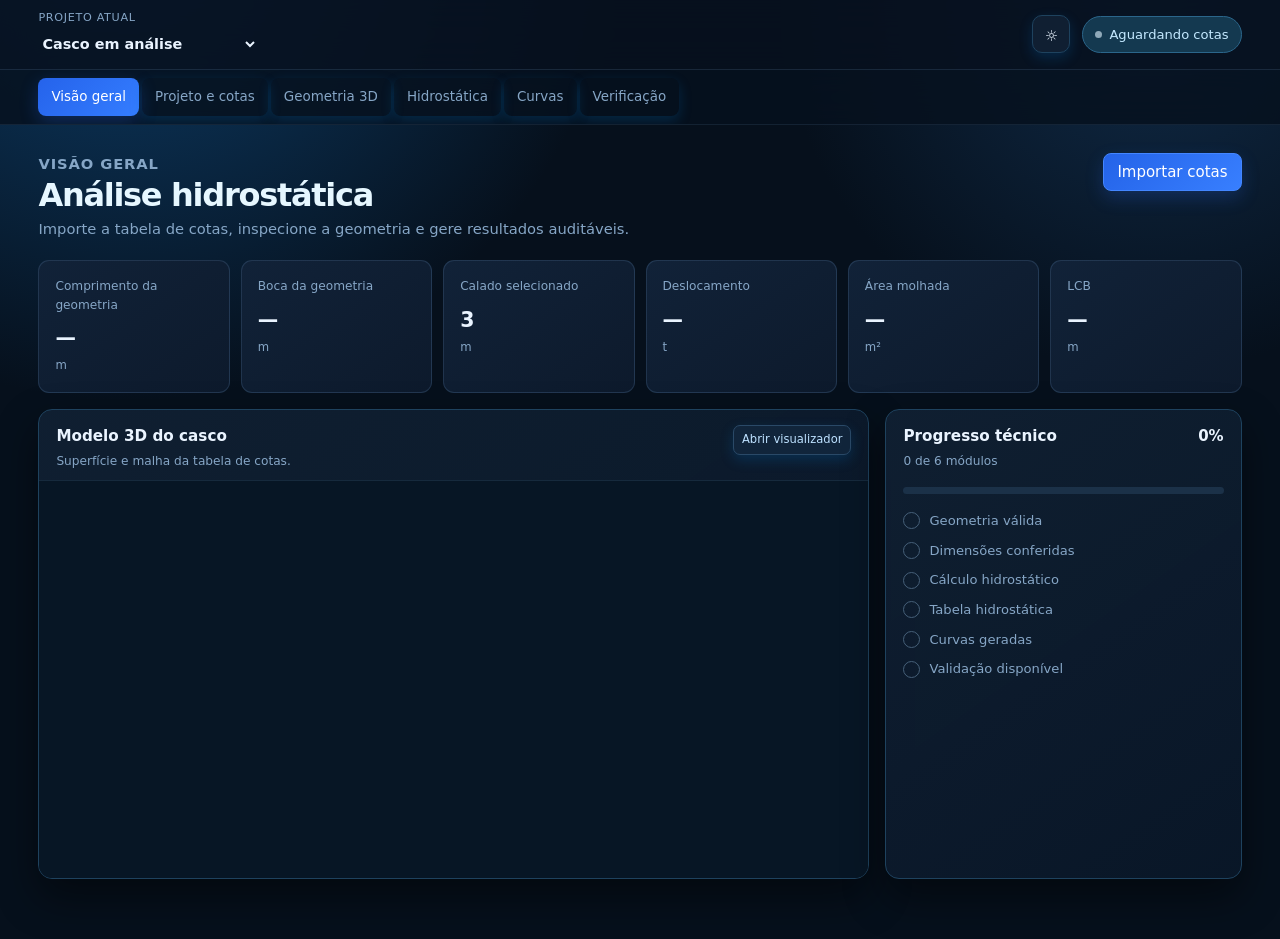
<file: index.html>
<!doctype html>
<html lang="pt-BR">
  <head>
    <meta charset="utf-8">
    <meta name="viewport" content="width=device-width, initial-scale=1">
    <title>HidroCalc Naval</title>
    <link rel="stylesheet" href="styles.css">
    <link rel="stylesheet" href="editor.css">
    <link rel="stylesheet" href="enhancements.css">
    <link rel="stylesheet" href="redesign.css">
    <link rel="stylesheet" href="visualizer.css?v=20260902a">
  </head>
  <body class="dark-theme">
    <header class="app-shell-header">
      <div class="project-switcher">
        <span>Projeto atual</span>
        <select id="projectSelect" aria-label="Projeto atual"><option>Casco em análise</option></select>
      </div>
      <div class="header-actions">
        <button id="themeToggle" class="icon-button" aria-pressed="true" title="Alternar tema">☼</button>
        <span id="status" class="status neutral">Aguardando cotas</span>
      </div>
    </header>

    <nav class="tabbar" aria-label="Navegação principal">
      <button class="tab-button active" data-tab="overview">Visão geral</button>
      <button class="tab-button" data-tab="project">Projeto e cotas</button>
      <button class="tab-button" data-tab="geometry">Geometria 3D</button>
      <button class="tab-button" data-tab="hydro">Hidrostática</button>
      <button class="tab-button" data-tab="curves">Curvas</button>
      <button class="tab-button" data-tab="validation">Verificação</button>
    </nav>

    <main class="tab-main">
      <section class="tab-panel active" data-tab-panel="overview">
        <div class="tab-heading"><div><p class="eyebrow">VISÃO GERAL</p><h1>Análise hidrostática</h1><p>Importe a tabela de cotas, inspecione a geometria e gere resultados auditáveis.</p></div><button class="primary-action" data-open-tab="project">Importar cotas</button></div>
        <div id="overviewMetrics" class="overview-metrics">
          <article><span>Comprimento LBP</span><strong>—</strong><small>m</small></article>
          <article><span>Boca B</span><strong>—</strong><small>m</small></article>
          <article><span>Calado analisado</span><strong>—</strong><small>m</small></article>
          <article><span>Deslocamento</span><strong>—</strong><small>t</small></article>
          <article><span>Área molhada</span><strong>—</strong><small>m²</small></article>
          <article><span>LCB</span><strong>—</strong><small>m</small></article>
        </div>
        <div class="overview-layout">
          <article class="surface-card overview-preview">
            <div class="card-title"><div><h2>Modelo 3D do casco</h2><p>Superfície e malha da tabela de cotas.</p></div><button class="tiny-button" data-open-tab="geometry">Abrir visualizador</button></div>
            <canvas id="overview3dCanvas" class="zoomable-chart" data-chart-title="Modelo 3D ampliado" data-render="overview3d" width="900" height="430"></canvas>
          </article>
          <article class="surface-card steps-card">
            <div class="card-title"><div><h2>Progresso técnico</h2><p id="projectProgressText">Carregue a tabela de cotas para iniciar.</p></div><strong id="projectProgressValue">0%</strong></div>
            <div class="progress-track"><span id="projectProgressBar"></span></div>
            <ul id="projectChecklist" class="project-checklist"></ul>
          </article>
        </div>
      </section>

      <section class="tab-panel" data-tab-panel="project">
        <div class="tab-heading"><div><p class="eyebrow">ENTRADA</p><h1>Projeto e tabela de cotas</h1><p>Todos os dados são editáveis e ficam disponíveis para auditoria.</p></div><button id="openEditor" class="secondary-action">Criar / editar tabela</button></div>
        <article id="entrada" class="surface-card">
          <div class="form-grid modern-form">
            <label>Embarcação<input id="shipName" value="Casco de estudo"></label>
            <label>LBP (m)<input id="lbp" type="number" min="0" step="0.01" value="40"></label>
            <label>Boca B (m)<input id="beam" type="number" min="0" step="0.01" value="8"></label>
            <label>Pontal D (m)<input id="depth" type="number" min="0" step="0.01" value="5"></label>
            <label>Calado de projeto Td (m)<input id="designDraft" type="number" min="0" step="0.01" value="3"></label>
            <label>Densidade ρ (t/m³)<input id="density" type="number" min="0" step="0.001" value="1.025"></label>
            <label>T mínimo (m)<input id="minDraft" type="number" min="0" step="0.1" value="0.5"></label>
            <label>T máximo (m)<input id="maxDraft" type="number" min="0" step="0.1" value="4"></label>
            <label>Incremento ΔT (m)<input id="draftStep" type="number" min="0.01" step="0.1" value="0.5"></label>
            <label>Referência longitudinal<input id="longReference" value="A.P. / estação x = 0 m"></label>
            <label>Referência vertical<input id="verticalReference" value="Referência vertical / z = 0 m"></label>
            <label>Tolerância geométrica (%)<input id="geometryTolerance" type="number" min="0.01" step="0.1" value="2"></label>
            <label>Fechamento de volume (%)<input id="volumeTolerance" type="number" min="0.01" step="0.1" value="1"></label>
          </div>
          <div class="closure-controls" aria-label="Fechamentos da geometria">
            <div><strong>Fechamentos da representação 3D</strong><span>Automático fecha visualmente apenas as superfícies implícitas pelos offsets. A WSA só recebe fundo/espelhos quando estes forem escolhidos explicitamente como faixa/espelho.</span></div>
            <label>Extremidade x mínima<select id="sternClosure"><option value="auto" selected>Automático</option><option value="pointed">Somente ponta / aberta</option><option value="transom">Forçar espelho (transom)</option></select></label>
            <label>Extremidade x máxima<select id="bowClosure"><option value="auto" selected>Automático</option><option value="pointed">Somente ponta / aberta</option><option value="transom">Forçar espelho (transom)</option></select></label>
            <label>Fechamento inferior<select id="bottomClosure"><option value="auto" selected>Automático (por painel)</option><option value="keel">Somente quilha</option><option value="flat">Forçar faixa inferior</option></select></label>
          </div>
          <div class="upload-zone">
            <label class="file-label">Selecionar tabela<input id="fileInput" type="file" accept=".csv,.tsv,.txt,.dat,.xlsx,text/csv,text/tab-separated-values,text/plain,application/vnd.openxmlformats-officedocument.spreadsheetml.sheet"></label>
            <button id="loadSample" class="secondary-action">Carregar exemplo</button>
            <div><strong>CSV, TSV, TXT, DAT ou XLSX</strong><span>Reconhece listas, matrizes, transpostas e cabeçalhos multinível em português ou inglês.</span></div>
          </div>
          <div class="template-links"><a href="data/exemplo_cotas.csv" download>Baixar modelo em lista</a><a href="data/exemplo_cotas_matriz.csv" download>Baixar modelo em matriz</a><a href="data/teste_quilha_variavel.csv" download>Baixar teste de quilha variável</a></div>
          <div id="inputSummary" class="input-summary">Nenhuma tabela recebida.</div>
          <section id="importInterpretation" class="import-interpretation" hidden aria-live="polite">
            <div class="import-interpretation-head"><div><strong>Importação detectada</strong><p id="importInterpretationStatus">Aguardando uma tabela.</p></div><div class="import-interpretation-actions"><button id="toggleImportDetails" type="button" class="tiny-button">Ver interpretação</button><button id="confirmImport" type="button" class="tiny-button" hidden>Confirmar importação</button><button id="openImportMapping" type="button" class="tiny-button">Corrigir mapeamento</button></div></div>
            <div id="importInterpretationDetails" hidden>
              <div id="importReport" class="import-report"></div>
              <div class="import-preview-wrap"><table class="compact-table"><thead><tr><th>Baliza</th><th>X (m)</th><th>Z (m)</th><th>Semi-boca (m)</th></tr></thead><tbody id="importPreview"><tr><td colspan="4">Nenhuma prévia disponível.</td></tr></tbody></table></div>
            </div>
            <div id="importMappingPanel" class="import-mapping" hidden>
              <h3>Mapeamento assistido</h3><p>Use esta etapa somente quando a interpretação automática precisar de correção. Nenhum offset é preenchido sem uma escolha explícita.</p>
              <div class="import-mapping-grid"><label>Formato<select id="importManualFormat"><option value="station-x-matrix">Matriz baliza + X × Z</option><option value="list">Lista X, Z, semi-boca</option></select></label><label>Rótulo da baliza<select id="importLabelColumn"></select></label><label>Posição X<select id="importXColumn"></select></label><label><span id="importZMappingLabel">Linha dos níveis Z</span><select id="importZHeaderRow"></select></label><label><span id="importOffsetMappingLabel">Primeira coluna de offsets</span><select id="importOffsetStartColumn"></select></label><label>Primeira linha de dados<select id="importDataStartRow"></select></label><label>Valores de boca<select id="importBreadthType"><option value="half">Semi-boca</option><option value="full">Boca completa</option></select></label><label>Unidade X<select id="importXUnit"><option value="m">m</option><option value="mm">mm</option><option value="cm">cm</option><option value="ft">ft</option><option value="in">in</option></select></label><label>Unidade Z<select id="importZUnit"><option value="m">m</option><option value="mm">mm</option><option value="cm">cm</option><option value="ft">ft</option><option value="in">in</option></select></label><label>Unidade Y<select id="importBreadthUnit"><option value="m">m</option><option value="mm">mm</option><option value="cm">cm</option><option value="ft">ft</option><option value="in">in</option></select></label><label>Células vazias<select id="importMissingPolicy"><option value="missing">Manter como ausentes</option><option value="interpolate">Interpolar no núcleo, quando aplicável</option><option value="outside">Considerar fora do domínio</option><option value="zero">Considerar zero (explícito)</option></select></label></div>
              <div class="import-mapping-actions"><button id="applyImportMapping" type="button" class="tiny-button">Aplicar mapeamento</button><span id="importMappingStatus"></span></div>
            </div>
          </section>
          <div id="validation" class="message">Aguardando dados geométricos.</div>
        </article>
      </section>

      <section class="tab-panel" data-tab-panel="geometry">
        <div class="tab-heading"><div><p class="eyebrow">VISUALIZAÇÃO</p><h1>Geometria da embarcação</h1><p>Gire, selecione balizas e linhas d'água, ou altere a forma de exibição.</p></div><div id="coordinateReadout" class="coordinate-readout">x: — · y: — · z: —</div></div>
        <article class="surface-card model-viewer-card">
          <div class="viewer-toolbar viewer-toolbar-expanded">
            <div class="viewer-primary-controls"><label>Modo<select id="viewMode"><option value="surfaceCurves" selected>Superfície + curvas</option><option value="surface">Superfície</option><option value="curves">Somente curvas</option><option value="wire">Curvas completas</option><optgroup label="Diagnóstico"><option value="xray">X-ray</option><option value="debug">Depuração geométrica</option></optgroup></select></label><label>Projeção<select id="projectionMode"><option value="perspective" selected>Perspectiva</option><option value="orthographic">Ortográfica</option></select></label></div>
            <div class="viewer-toggles" aria-label="Camadas de visualização"><label><input id="showKeel" type="checkbox" checked> Quilha</label><label><input id="showChine" type="checkbox" checked> Chine</label><label><input id="showSheer" type="checkbox" checked> Sheer</label><label><input id="showStations" type="checkbox" checked> Balizas</label><label><input id="showWaterlines" type="checkbox" checked> Linhas d’água</label><label><input id="showLongitudinals" type="checkbox"> Longitudinais paramétricas</label><label><input id="showOffsets" type="checkbox"> Offsets</label><label><input id="showWaterplane" type="checkbox"> Plano d’água</label></div>
            <details class="viewer-advanced"><summary>Detalhes de visualização</summary><div class="viewer-advanced-content"><label>Resolução<select id="renderResolution"><option value="low">Baixa</option><option value="medium" selected>Média</option><option value="high">Alta</option></select></label><label>Fairing visual<select id="renderFairing"><option value="auto" selected>Automático</option><option value="smooth">Suave (PCHIP)</option><option value="hardChine">Quinas vivas / barcaça</option></select></label><label>Escala visual<select id="visualScale"><option value="real">Real</option><option value="naval" selected>Naval</option><option value="inspection">Inspeção</option></select></label><div class="viewer-toggles viewer-toggles-advanced"><label><input id="showGrid" type="checkbox"> Grade</label><label><input id="showAxes" type="checkbox"> Vetores globais</label></div><div class="viewer-density" aria-label="Densidade das linhas"><strong>Densidade das linhas</strong><label>Balizas <input id="stationDensity" type="range" min="0" max="100" step="5" value="25"><output id="stationDensityValue">25%</output></label><label>Linhas d’água <input id="waterlineDensity" type="range" min="0" max="100" step="5" value="25"><output id="waterlineDensityValue">25%</output></label><label>Longitudinais <input id="longitudinalDensity" type="range" min="0" max="100" step="5" value="10"><output id="longitudinalDensityValue">10%</output></label></div></div></details>
            <div class="view-buttons"><button data-view="perspective">Perspectiva</button><button data-view="isometric">Isométrica</button><button data-view="top">Topo</button><button data-view="port">Lateral BB</button><button data-view="starboard">Lateral BE</button><button data-view="bow">Proa</button><button data-view="stern">Popa</button><button data-view="front">Frente</button><button id="fitHull" type="button">Enquadrar casco</button><button data-view="reset">Redefinir vista</button></div>
            <div class="viewer-status"><span id="waterplaneReadout">Plano d’água: T = —</span><span>Esquerdo: orbitar · scroll: zoom · direito/Shift: pan · duplo clique: enquadrar</span></div>
          </div>
          <div class="viewer-canvas-wrap"><canvas id="hull3dCanvas" class="zoomable-chart" data-chart-title="Casco 3D ampliado" data-render="hull3d" width="1300" height="620"></canvas><canvas class="orientation-gizmo" aria-label="Triedro de orientação XYZ"></canvas><div class="viewer-error-overlay" role="status" aria-live="polite"></div></div>
          <div class="selection-bars">
            <div><strong>Linhas d'água</strong><div id="waterlineSelectors" class="selection-chips"><span>Carregue as cotas.</span></div></div>
            <div><strong>Balizas</strong><div id="stationSelectors" class="selection-chips"><span>Carregue as cotas.</span></div></div>
          </div>
          <div id="renderQuality" class="render-quality">Carregue uma tabela para gerar a representação visual.</div>
          <p id="viewerPerformance" class="viewer-performance">Renderização 3D: aguardando uma malha.</p>
        </article>
        <div class="geometry-grid">
          <article class="surface-card"><div class="card-title"><div><h2>Plano de linhas d'água</h2><p>Vista de topo · BE (+y) e BB (−y).</p></div></div><div class="plot-toolbar geometry-plan-toolbar"><label>Representação<select id="waterlineCurveMode"><option value="smooth" selected>Suave visual</option><option value="linear">Linear pelos offsets</option></select></label><label>Proporção<select id="waterlineAspectMode"><option value="real" selected>Real 1:1</option><option value="fit">Ajustar à janela</option></select></label></div><canvas id="geometryCanvas" class="zoomable-chart" data-chart-title="Plano de linhas d'água ampliado" data-render="plan" width="700" height="370"></canvas><p id="planMeta" class="plot-meta">Aguardando geometria.</p></article>
          <article class="surface-card"><div class="card-title"><div><h2>Plano de balizas</h2><p id="bodyPlanSubtitle">Vista frontal da estação selecionada.</p></div></div><div class="plot-toolbar geometry-plan-toolbar body-plan-toolbar"><label>Visualização<select id="bodyPlanMode" class="body-plan-mode-select"><option value="single" selected>Individual</option><option value="all">Todas sobrepostas</option><option value="traditional">Body Plan tradicional</option></select></label><label><span id="bodyPlanStationLabel">Baliza</span><select id="sectionStation" disabled></select></label><label>Representação<select id="planCurveMode"><option value="smooth" selected>Suave visual</option><option value="linear">Linear pelos offsets</option></select></label><label>Proporção<select id="bodyAspectMode"><option value="real" selected>Real 1:1</option><option value="fit">Ajustar à janela</option></select></label><label>Referência<select id="bodyVerticalReference"><option value="global" selected>z global</option><option value="local">Quilha local</option></select></label><label>Orientação<select id="bodyLongitudinalOrientation"><option value="min-stern" selected>x mínimo = popa</option><option value="min-bow">x mínimo = proa</option></select></label><label class="body-offset-toggle"><input id="showBodyOffsets" type="checkbox"> Mostrar offsets originais</label></div><canvas id="bodyPlanCanvas" class="zoomable-chart" data-chart-title="Plano de balizas ampliado" data-render="body" width="700" height="370"></canvas><p id="bodyPlanMeta" class="plot-meta">Aguardando geometria.</p></article>
          <article class="surface-card"><div class="card-title"><div><h2>Plano de Linhas do Alto</h2><p>Buttocks reais · interseções do casco por planos Y constantes.</p></div></div><div class="plot-toolbar geometry-plan-toolbar buttock-plan-toolbar"><label>Representação<select id="buttockCurveMode"><option value="smooth" selected>Suave visual</option><option value="linear">Linear / offsets</option></select></label><label>Proporção<select id="buttockAspectMode"><option value="real" selected>Real 1:1</option><option value="fit">Ajustar à janela</option></select></label><label>Quantidade<select id="buttockDensity"><option value="auto" selected>Automático</option><option value="few">Poucos</option><option value="medium">Médio</option><option value="many">Muitos</option></select></label><label class="body-offset-toggle"><input id="showButtockPoints" type="checkbox"> Interseções</label></div><canvas id="buttockCanvas" class="zoomable-chart" data-chart-title="Plano de Linhas do Alto ampliado" data-render="buttock" width="700" height="370"></canvas><p id="buttockMeta" class="plot-meta">Aguardando geometria.</p></article>
        </div>
        <div id="geometryMeta" class="geometry-meta">Carregue uma tabela válida para visualizar a geometria.</div>
        <article class="surface-card section-diagnostics-card">
          <div class="card-title"><div><h2>Diagnóstico das seções transversais</h2><p>O 3D usa apenas os offsets e interpolações lineares mostrados abaixo; não fecha um fundo sem dados.</p></div></div>
          <div class="table-wrap"><table class="compact-table section-diagnostics-table"><thead><tr><th>Estação</th><th>z mínimo (m)</th><th>Semi-boca no mínimo (m)</th><th>Fecha na linha de centro</th><th>Largura no fundo (m)</th><th>Fundo na malha 3D</th><th>Topo</th><th>Popa</th><th>Proa</th><th>Diagnóstico</th></tr></thead><tbody id="sectionDiagnostics"><tr><td colspan="10">Carregue uma tabela válida para diagnosticar as seções.</td></tr></tbody></table></div>
        </article>
      </section>

      <section class="tab-panel" data-tab-panel="hydro">
        <div class="tab-heading"><div><p class="eyebrow">CÁLCULO</p><h1>Hidrostática</h1><p>Calcule uma condição, audite os passos e exporte a tabela completa.</p></div></div>
        <article id="calculo" class="surface-card calculation-bar">
          <label>Calado analisado (m)<input id="selectedDraft" type="number" min="0" step="0.1" value="3"></label>
          <button id="calculate" class="primary-action">Calcular calado</button>
          <button id="calculateTable" class="secondary-action">Gerar Hydrostatic Table</button>
          <button id="exportTable" class="secondary-action" disabled>Exportar CSV</button>
          <button id="exportXlsx" class="secondary-action" disabled>Exportar Excel (.xlsx)</button>
        </article>
        <article id="resultados" class="surface-card">
          <div class="card-title"><div><h2>Resultado do calado</h2><p id="resultCaption">Nenhum cálculo executado.</p></div></div>
          <div id="results" class="cards empty">Carregue os dados e calcule.</div>
        </article>
        <article id="auditoria" class="surface-card">
          <div class="card-title"><div><h2>Mostrar cálculo</h2><p>Dados, fórmula, integração e valores intermediários.</p></div><select id="auditProperty" disabled></select></div>
          <div id="audit" class="audit empty">A auditoria aparecerá após o cálculo.</div>
        </article>
        <article id="tabela" class="surface-card">
          <div class="card-title"><div><h2>Hydrostatic Table</h2><p>Todos os resultados têm unidades explícitas.</p></div></div>
          <div class="table-wrap hydro-table-viewport"><table id="hydroTable"><thead></thead><tbody></tbody></table></div>
        </article>
      </section>

      <section class="tab-panel" data-tab-panel="curves">
        <div class="tab-heading"><div><p class="eyebrow">RESULTADOS GRÁFICOS</p><h1>Curvas hidrostáticas</h1><p>Diagrama combinado com escalas e curvas individuais por propriedade.</p></div></div>
        <article class="surface-card combined-curve-card"><div class="card-title"><div><h2>Diagrama hidrostático combinado</h2><p id="curveCaption">Gere a tabela para visualizar as curvas escaladas.</p></div><div class="chart-export-actions"><button id="exportCurvePng" class="tiny-button" disabled>Exportar PNG</button><button id="exportCurvePdf" class="tiny-button" disabled>Exportar PDF</button></div></div><canvas id="curveCanvas" class="zoomable-chart inspectable-chart" data-chart-title="Diagrama hidrostático ampliado" data-render="combined" width="980" height="540"></canvas></article>
        <article class="surface-card individual-curve-card"><div class="card-title"><div><h2>Curva individual</h2><p>Selecione uma propriedade: todos os calados calculados permanecem disponíveis no gráfico, tooltip e exportação.</p></div><div class="individual-curve-controls"><label>Propriedade<select id="individualCurveProperty" disabled aria-label="Propriedade da curva individual"></select></label><div class="chart-export-actions"><button id="exportIndividualCurvePng" class="tiny-button" disabled>Exportar PNG</button><button id="exportIndividualCurvePdf" class="tiny-button" disabled>Exportar PDF</button></div></div></div><div id="individualCurves" class="individual-curves"><p id="individualCurveEmpty" class="empty">Gere a Hydrostatic Table para exibir a curva selecionada.</p><canvas id="individualCurveCanvas" class="zoomable-chart inspectable-chart" data-render="individual" data-chart-title="Curva hidrostática individual ampliada" width="980" height="340" hidden></canvas></div></article>
      </section>

      <section class="tab-panel" data-tab-panel="validation">
        <div class="tab-heading"><div><p class="eyebrow">VALIDAÇÃO</p><h1>Verificação e consistência</h1><p>Controle de qualidade dos dados, interpolação e teste analítico.</p></div></div>
        <article id="verificacao" class="surface-card">
          <div class="verification-grid">
            <article class="verification-card"><h3>Verificação do modelo</h3><table class="compact-table"><tbody id="consistencyTable"><tr><td>Execute um cálculo para verificar.</td></tr></tbody></table></article>
            <article class="verification-card"><h3>Dados interpolados</h3><p id="interpolationSummary">Nenhuma interpolação registrada.</p><div class="interpolation-wrap"><table class="compact-table"><thead><tr><th>Estação</th><th>z (m)</th><th>Método / pontos</th><th>α</th><th>Semi-boca (m)</th></tr></thead><tbody id="interpolationTable"><tr><td colspan="5">—</td></tr></tbody></table></div></article>
          </div>
          <div class="barge-validation"><div><h3>Validação analítica · barcaça paralelepipédica</h3><p>Compara o núcleo numérico do app com fórmulas analíticas.</p></div><label>L (m)<input id="bargeL" type="number" min="0.01" step="0.1" value="40"></label><label>B (m)<input id="bargeB" type="number" min="0.01" step="0.1" value="8"></label><label>T (m)<input id="bargeT" type="number" min="0.01" step="0.1" value="3"></label><button id="runBargeValidation" class="secondary-action">Executar validação</button></div>
          <div class="table-wrap validation-table-wrap"><table id="bargeTable"><thead></thead><tbody><tr><td>Execute a validação analítica.</td></tr></tbody></table></div>
          <div class="validation-actions"><button id="runSelfTests" class="secondary-action">Executar testes analíticos</button><button id="runConvergence" class="secondary-action">Testar convergência da geometria atual</button><span id="selfTestSummary">Os testes usam geometrias sintéticas e não alteram suas cotas.</span></div>
          <div class="verification-grid extended-verification">
            <article class="verification-card"><h3>Testes analíticos automatizados</h3><div class="interpolation-wrap"><table class="compact-table" id="selfTestTable"><thead><tr><th>Teste</th><th>Propriedade</th><th>Calculado</th><th>Esperado</th><th>Erro (%)</th><th>Status</th></tr></thead><tbody><tr><td colspan="6">Execute os testes analíticos.</td></tr></tbody></table></div></article>
            <article class="verification-card"><h3>Convergência por subdivisão linear</h3><p>A malha original é comparada com uma versão refinada por interpolação; os offsets originais não são modificados.</p><div class="interpolation-wrap"><table class="compact-table" id="convergenceTable"><thead><tr><th>Propriedade</th><th>Original</th><th>Refinada</th><th>Variação (%)</th></tr></thead><tbody><tr><td colspan="4">Carregue as cotas e execute o teste.</td></tr></tbody></table></div></article>
          </div>
          <article class="maxsurf-validation">
            <div class="card-title"><div><h2>Validação com Maxsurf</h2><p>Insira ou importe resultados externos. A tolerância é declarada aqui e não é inferida pelo aplicativo.</p></div><div class="maxsurf-actions"><label>Tolerância (%)<input id="maxsurfTolerance" type="number" min="0" step="0.1" value="2"></label><label class="tiny-button file-input-button">Importar CSV<input id="maxsurfCsvInput" type="file" accept=".csv,text/csv"></label><button id="exportMaxsurfCsv" class="tiny-button" disabled>CSV</button><button id="exportMaxsurfXlsx" class="tiny-button" disabled>XLSX</button></div></div>
            <p class="maxsurf-format">CSV aceito: <code>condition,draft,property,value</code>, com condições <code>low</code>, <code>intermediate</code> e <code>design</code>.</p>
            <div id="maxsurfComparison" class="maxsurf-comparison"><p class="empty">Carregue uma geometria e gere as condições de comparação.</p></div>
          </article>
        </article>
      </section>
    </main>

    <div id="chartModal" class="chart-modal" role="dialog" aria-modal="true" aria-labelledby="chartModalTitle" hidden>
      <div class="chart-modal-backdrop" data-close-modal></div>
      <div class="chart-modal-content">
        <div class="chart-modal-head"><h2 id="chartModalTitle">Gráfico ampliado</h2><button id="closeChartModal" class="modal-close" aria-label="Fechar gráfico ampliado">×</button></div>
        <canvas id="expandedCanvas" width="1600" height="900"></canvas>
        <p>Pressione <kbd>Esc</kbd> ou clique fora para fechar.</p>
      </div>
    </div>
    <div id="offsetEditorModal" class="chart-modal" role="dialog" aria-modal="true" aria-labelledby="offsetEditorTitle" hidden>
      <div class="chart-modal-backdrop" data-close-editor></div>
      <div class="chart-modal-content editor-modal-content">
        <div class="chart-modal-head"><div><h2 id="offsetEditorTitle">Editor de tabela de cotas</h2><p>Estações nas linhas; linhas d'água nos cabeçalhos; células com semi-bocas em metros.</p></div><button id="closeOffsetEditor" class="modal-close" aria-label="Fechar editor de cotas">×</button></div>
        <div class="editor-controls"><label>Estações<input id="editorStationCount" type="number" min="2" max="80" value="9"></label><label>Linhas d'água<input id="editorLevelCount" type="number" min="2" max="80" value="5"></label><button id="createEditorGrid" class="secondary-action">Gerar grade</button><span>Edite diretamente os valores e confirme ao final.</span></div>
        <div class="editor-grid-wrap"><table id="offsetEditorGrid" class="offset-editor-grid"></table></div>
        <div class="editor-actions"><button id="applyOffsetEditor" class="primary-action">Aplicar tabela</button><button id="cancelOffsetEditor" class="secondary-action">Cancelar</button></div>
      </div>
    </div>
    <div id="curveTooltip" class="curve-tooltip" role="status" hidden></div>
<script src="viewer3d.js?v=20260830s"></script>
<script src="vendor/pako_inflate.min.js?v=2.1.0a"></script>
<script src="offset-importer.js?v=20260902j"></script>
<script src="app.js?v=20260902i"></script>
  </body>
</html>
</file>
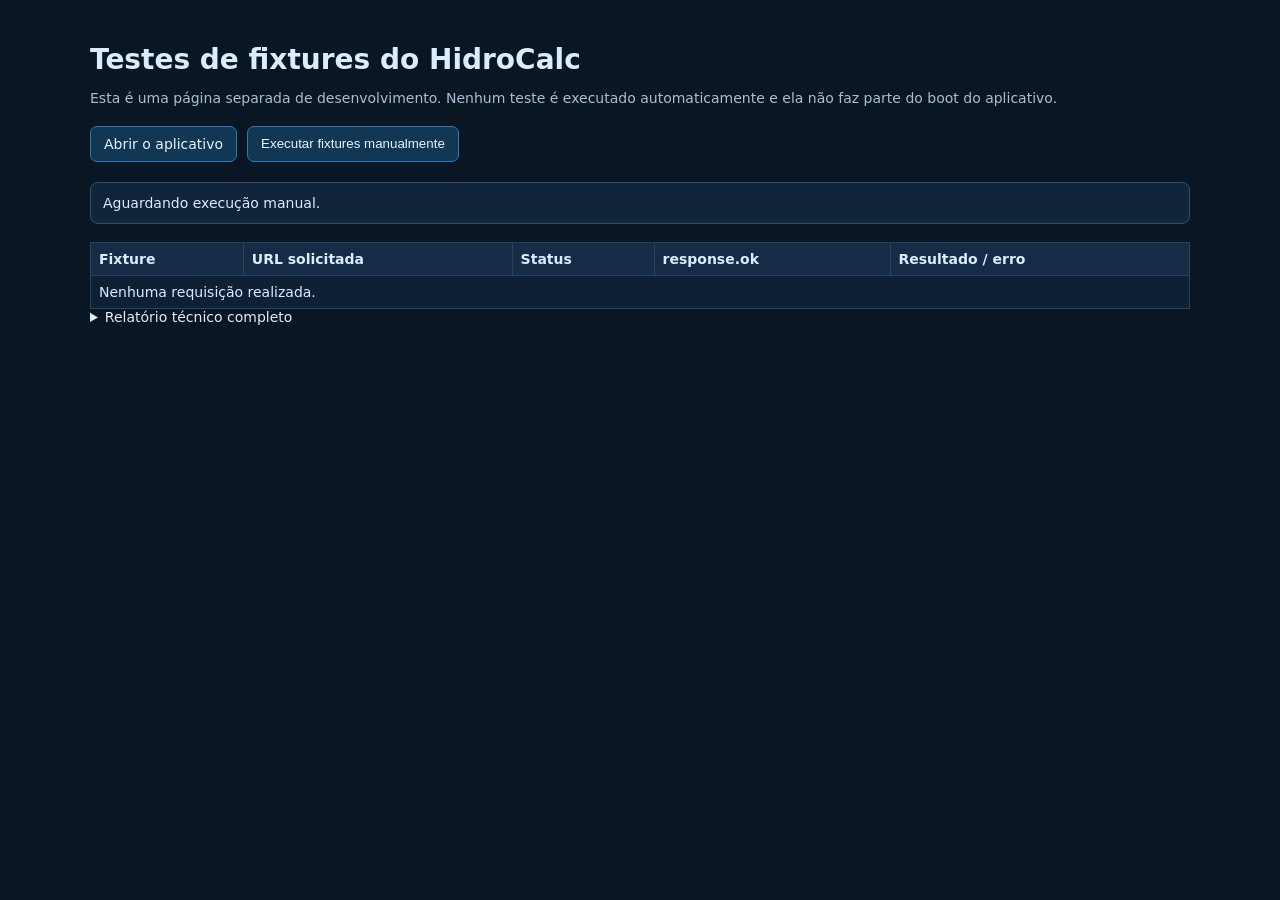
<file: tests/real-fixture-regression.html>
<!doctype html>
<html lang="pt-BR">
<head>
  <meta charset="utf-8">
  <meta name="viewport" content="width=device-width,initial-scale=1">
  <title>Testes de fixtures — HidroCalc</title>
  <style>
    :root{color-scheme:dark}body{margin:0;padding:24px;background:#0b1625;color:#dcecff;font:14px system-ui,sans-serif}main{max-width:1100px;margin:auto}h1{margin-bottom:6px}p{color:#a9bed4}button,a{display:inline-block;border:1px solid #2e79ad;border-radius:7px;padding:9px 13px;background:#123755;color:#e6f5ff;text-decoration:none;cursor:pointer}button:disabled{opacity:.55;cursor:wait}.actions{display:flex;gap:10px;margin:20px 0}.notice{padding:12px;border:1px solid #31506d;border-radius:8px;background:#10243a}.warning{border-color:#a06b2f;color:#ffd79d}table{width:100%;border-collapse:collapse;margin-top:18px;background:#0e2034}th,td{padding:8px;border:1px solid #28435d;text-align:left;vertical-align:top}th{background:#142c45}.ok{color:#73e2b3}.error{color:#ff9eae}pre{white-space:pre-wrap;max-height:420px;overflow:auto;padding:12px;border:1px solid #28435d;border-radius:8px;background:#08111d}iframe{display:none}
  </style>
</head>
<body>
<main>
  <h1>Testes de fixtures do HidroCalc</h1>
  <p>Esta é uma página separada de desenvolvimento. Nenhum teste é executado automaticamente e ela não faz parte do boot do aplicativo.</p>
  <div class="actions"><a href="../index.html">Abrir o aplicativo</a><button id="runFixtures" type="button">Executar fixtures manualmente</button></div>
  <div id="status" class="notice">Aguardando execução manual.</div>
  <table aria-label="Resultados dos fixtures"><thead><tr><th>Fixture</th><th>URL solicitada</th><th>Status</th><th>response.ok</th><th>Resultado / erro</th></tr></thead><tbody id="results"><tr><td colspan="5">Nenhuma requisição realizada.</td></tr></tbody></table>
  <details><summary>Relatório técnico completo</summary><pre id="report">[]</pre></details>
  <iframe id="app" title="Aplicativo isolado para os testes"></iframe>
</main>
<script>
  const fixtures=[
    ['VLCC canônico','/Downloads/VLCC_320K_offsets_APP.csv','csv'],
    ['VLCC matriz','/Downloads/VLCC_320K_matriz_semantica.csv','csv'],
    ['Barcaça','/Downloads/Tabela%20de%20cotas%20Barca%C3%A7a.csv','csv'],
    ['Cargo','/Downloads/cargo_ship_offset_HydroCalc.csv','csv'],
    ['Ferry RoRo','/Downloads/ferry_roro_offset_HydroCalc.csv','csv'],
    ['Benchmark 40×8×4','/Downloads/Benchmark_HidroCalc_40x8x4.xlsx','xlsx'],
    ['Caixa 40×8×5','/Downloads/embarcacao_caixa_40x8x5_COMPLETA.xlsx','xlsx'],
    ['Tabela de cotas ARQ2','/Downloads/TABELADECOTASARQ2.xlsx','xlsx']
  ];
  const compact=(entry,payload,report,preflight)=>Object.assign(entry,{
    parser:payload.importInfo.type,decision:payload.importInfo.decision,units:payload.importInfo.units,
    stations:payload.importInfo.stationCount,levels:payload.importInfo.levelCount,offsets:payload.importInfo.pointCount,
    missing:payload.importInfo.emptyCount,geometry:report.geometry.valid,hullKind:report.render?.hullKind||'—',hullStyle:report.render?.hullStyle||null,spikes:report.render?.spikeVertices||0,triangles:report.render?.triangles||0,
    preflightTriangles:preflight?.triangles||0,waterlineSegments:report.waterlines?.segments||0,bodySections:report.bodyPlan?.sections||0,
    longitudinal:report.longitudinal?.finite||false,viewerReady:report.viewerReady,failures:report.failures
  });
  const escapeHtml=value=>String(value??'').replace(/[&<>"']/g,char=>({'&':'&amp;','<':'&lt;','>':'&gt;','"':'&quot;',"'":'&#39;'}[char]));
  const render=results=>{
    document.getElementById('results').innerHTML=results.map(item=>'<tr><td>'+escapeHtml(item.name)+'</td><td>'+escapeHtml(item.url)+'</td><td>'+escapeHtml(item.status??'—')+'</td><td class="'+(item.ok?'ok':'error')+'">'+escapeHtml(item.ok)+'</td><td class="'+(item.error?'error':'ok')+'">'+escapeHtml(item.error||('Geometria '+(item.geometry?'válida':'inválida')+' · '+item.triangles+' triângulos'))+'</td></tr>').join('');
    document.getElementById('report').textContent=JSON.stringify(results,null,2);
  };
  const loadApp=()=>new Promise((resolve,reject)=>{
    const frame=document.getElementById('app');
    frame.addEventListener('load',()=>resolve(frame.contentWindow),{once:true});
    frame.addEventListener('error',()=>reject(new Error('Falha ao carregar ../index.html no iframe de teste.')),{once:true});
    frame.src='../index.html';
  });
  document.getElementById('runFixtures').addEventListener('click',async event=>{
    const button=event.currentTarget,status=document.getElementById('status');
    if(location.protocol==='file:'){
      status.className='notice warning';
      status.textContent='O runner de fixtures requer um servidor local para obter status HTTP. O aplicativo principal continua disponível pelo link acima e não executa estes testes.';
      return;
    }
    button.disabled=true;status.className='notice';status.textContent='Carregando o aplicativo isolado e verificando os caminhos…';
    const results=[];
    try{
      const app=await loadApp();
      if(!app.HydroOffsetImporter||!app.HydroCalcDebug)throw new Error('APIs de diagnóstico não disponíveis no aplicativo isolado.');
      for(const [name,path,type] of fixtures){
        const url=new URL(path,location.href).href,entry={name,url,status:null,ok:false,error:null};
        try{
          const response=await fetch(url);entry.status=response.status;entry.ok=response.ok;
          if(!response.ok)throw new Error('HTTP '+response.status+' '+response.statusText);
          const payload=type==='xlsx'
            ?await app.HydroOffsetImporter.parseXlsx(new app.File([await response.blob()],decodeURIComponent(url.split('/').at(-1)),{type:'application/vnd.openxmlformats-officedocument.spreadsheetml.sheet'}))
            :app.HydroOffsetImporter.parseText(await response.text(),{sheetName:'CSV'});
          const report=app.HydroCalcDebug.diagnoseHullPipeline(payload),preflight=app.HydroCalcDebug.preflightImport(payload);
          compact(entry,payload,report,preflight);
        }catch(error){entry.error=String(error?.message||error);}
        results.push(entry);render(results);
      }
      status.textContent='Execução manual encerrada: '+results.filter(item=>item.ok&&!item.error).length+' de '+results.length+' fixtures acessíveis e processados.';
    }catch(error){status.className='notice warning';status.textContent=String(error?.message||error);}
    finally{button.disabled=false;}
  });
</script>
</body>
</html>
</file>
<file: styles.css>
:root{--ink:#103d70;--muted:#6380a2;--paper:#eef4fa;--panel:#fff;--panel-2:#f7fbff;--line:#d5e4f2;--accent:#087fd1;--accent-2:#55baff;--accent-dark:#0664a6;--canvas:#fbfdff;--card:#f8fbff;--shadow:0 12px 32px #194c7820;--input:#fff}*{box-sizing:border-box;scroll-behavior:smooth}body{margin:0;background:radial-gradient(circle at 10% -10%,#ccecff 0,transparent 32%),var(--paper);color:var(--ink);font:15px/1.5 Inter,ui-sans-serif,system-ui,-apple-system,"Segoe UI",sans-serif}.dark-theme{--ink:#8ed1ff;--muted:#86a6c6;--paper:#06101c;--panel:#0c1a29;--panel-2:#0e2134;--line:#1e425e;--accent:#1998eb;--accent-2:#68c8ff;--accent-dark:#58baff;--canvas:#071625;--card:#10263a;--shadow:0 18px 42px #0007;--input:#091a2a}body.dark-theme{background:radial-gradient(circle at 10% -10%,#0d406d 0,transparent 32%),radial-gradient(circle at 90% 0,#102b48 0,transparent 25%),var(--paper)}header{min-height:150px;padding:31px max(28px,calc((100vw - 1240px)/2));background:linear-gradient(115deg,#061724,#0d3453 65%,#0a2240);color:#d9f1ff;display:flex;justify-content:space-between;gap:22px;align-items:center;border-bottom:1px solid #23648b;position:relative;overflow:hidden}header:after{content:"";width:360px;height:360px;right:-130px;top:-240px;border:1px solid #4bb8f455;border-radius:50%;position:absolute;box-shadow:0 0 0 38px #4bb8f412,0 0 0 77px #4bb8f40b}.eyebrow{margin:0;color:#71cbff;font-weight:800;letter-spacing:.12em;font-size:.7rem}h1{font-size:clamp(2rem,4vw,2.7rem);line-height:1.1;letter-spacing:-.045em;margin:5px 0;color:#e6f7ff}.subtitle{margin:0;color:#a7c6da}.header-actions{display:flex;gap:10px;align-items:center;z-index:1}.theme-toggle{background:#10314b;color:#a8dcff;border-color:#36759b}.status{display:flex;align-items:center;gap:7px;padding:8px 12px;border-radius:999px;background:#143950;color:#c4e9ff;font-size:.82rem;border:1px solid #2b668b}.status:before{content:"";width:7px;height:7px;border-radius:50%;background:#8fa9b9}.status.ok:before{background:#4ee2b5;box-shadow:0 0 9px #4ee2b5}.status.error:before{background:#69352d;border-color:#a95848}.section-nav{max-width:1192px;margin:-22px auto 0;min-height:48px;padding:7px 9px;display:flex;align-items:center;gap:4px;position:relative;z-index:2;background:#102a41e8;border:1px solid #2a5878;border-radius:13px;box-shadow:0 10px 22px #0004;backdrop-filter:blur(12px)}.section-nav a{padding:7px 12px;border-radius:8px;text-decoration:none;color:#a6c7df;font-weight:700;font-size:.84rem}.section-nav a:hover{background:#1c5075;color:#e7f7ff}main{max-width:1240px;margin:26px auto;padding:0 24px;display:grid;gap:20px}.panel{background:linear-gradient(145deg,var(--panel),var(--panel-2));border:1px solid var(--line);border-radius:16px;padding:22px;box-shadow:var(--shadow);position:relative;overflow:hidden}.panel:has(canvas):before{content:"";position:absolute;top:0;left:0;width:110px;height:2px;background:linear-gradient(90deg,var(--accent),transparent)}.section-heading{display:flex;align-items:baseline;justify-content:space-between;gap:16px;flex-wrap:wrap;margin-bottom:17px}.section-heading h2{margin:0;font-size:1.05rem;letter-spacing:-.015em;color:var(--accent-2)}.section-heading p{margin:0;color:var(--muted);font-size:.86rem}.form-grid{display:grid;grid-template-columns:repeat(3,minmax(150px,1fr));gap:13px;padding:16px;border:1px solid var(--line);border-radius:12px;background:#0a1b2a28}label{display:grid;gap:6px;font-size:.77rem;font-weight:800;color:var(--muted);letter-spacing:.01em}input,select,button{font:inherit;border-radius:9px;padding:9px 10px;border:1px solid var(--line);background:var(--input);color:var(--ink);transition:.18s ease}input:focus,select:focus{outline:2px solid #189cf755;outline-offset:1px;border-color:var(--accent)}button{cursor:pointer;background:linear-gradient(135deg,var(--accent),#0875bf);color:#edfbff;border-color:#2bb4ff88;font-weight:800;box-shadow:0 5px 13px #0276c73b}button:hover{transform:translateY(-1px);background:linear-gradient(135deg,#20a7f4,var(--accent-dark));box-shadow:0 9px 18px #0276c753}button:active{transform:translateY(0)}button.secondary,.file-label{background:#12334e;color:#aee1ff;border-color:#2d6083;box-shadow:none}button.secondary:hover,.file-label:hover{background:#19496b}button:disabled{opacity:.45;cursor:not-allowed;transform:none;box-shadow:none}.upload-row{display:flex;flex-wrap:wrap;align-items:center;gap:12px;margin-top:15px;color:var(--muted);font-size:.84rem}.file-label{display:inline-block;border-radius:9px;padding:9px 11px;cursor:pointer;font-weight:800}.file-label input{display:none}a{color:#6bcaff}.message{margin-top:15px;padding:11px 13px;border-left:3px solid #46708f;background:#102235;color:var(--muted);border-radius:0 8px 8px 0;font-size:.87rem}.message.ok{border-color:#22b6f4;background:#0b2a3d}.message.error{border-color:#ef7a66;background:#3b2024;color:#ffc5bb}.controls{display:flex;gap:12px;align-items:end;flex-wrap:wrap}.controls .section-heading{width:100%;margin-bottom:0}.controls label{min-width:190px}.dashboard{display:grid;grid-template-columns:minmax(0,1fr) minmax(0,1fr);gap:20px}.dashboard .panel{min-height:408px}canvas{width:100%;height:auto;display:block;border:1px solid var(--line);background:var(--canvas);border-radius:11px;margin-top:12px}.cards{display:grid;grid-template-columns:repeat(auto-fit,minmax(160px,1fr));gap:11px}.card{min-height:88px;padding:13px;border:1px solid var(--line);border-radius:11px;background:linear-gradient(145deg,var(--card),#0d2236);position:relative;overflow:hidden}.card:before{content:"";position:absolute;left:0;top:14px;bottom:14px;width:2px;background:var(--accent)}.card .label{font-size:.72rem;color:var(--muted);font-weight:700}.card .value{font-size:1.1rem;font-weight:850;margin-top:6px;color:#d7f1ff;letter-spacing:-.02em}.empty{color:var(--muted);font-style:italic}.audit{margin-top:12px;white-space:pre-wrap;padding:16px;background:#05121e;color:#9ed7ff;border:1px solid #1b4765;border-radius:11px;font:13px/1.62 ui-monospace,Consolas,monospace;box-shadow:inset 0 1px #ffffff08}.table-wrap{overflow:auto;max-height:440px;border:1px solid var(--line);border-radius:11px}table{border-collapse:separate;border-spacing:0;width:100%;font-size:.8rem}th,td{padding:10px 9px;border-bottom:1px solid var(--line);white-space:nowrap;text-align:right}th{position:sticky;top:0;background:#12334e;color:#bce6ff;text-align:center;z-index:1;font-size:.72rem}tbody tr:hover{background:#168bd71a}td:first-child{font-weight:850;color:#b8e2ff}footer{text-align:center;color:var(--muted);padding:10px 20px 34px;font-size:.8rem}.dashboard canvas{cursor:zoom-in}.dashboard canvas:hover{border-color:var(--accent);box-shadow:0 0 0 3px #168bd722}.chart-modal[hidden]{display:none}.chart-modal{position:fixed;inset:0;z-index:10;display:grid;place-items:center;padding:24px}.chart-modal-backdrop{position:absolute;inset:0;background:#020a12d9;backdrop-filter:blur(5px)}.chart-modal-content{width:min(1240px,96vw);max-height:94vh;position:relative;overflow:auto;padding:18px;background:var(--panel);border:1px solid #2b668b;border-radius:16px;box-shadow:0 26px 80px #000a}.chart-modal-head{display:flex;justify-content:space-between;align-items:center;margin-bottom:10px}.chart-modal-head h2{margin:0;color:var(--accent-2);font-size:1.05rem}.modal-close{width:36px;height:36px;padding:0;border-radius:50%;font-size:1.65rem;line-height:1;background:#163a56}.chart-modal-content canvas{margin:0;width:100%;height:auto}.chart-modal-content p{margin:10px 0 0;color:var(--muted);font-size:.82rem;text-align:center}kbd{padding:1px 5px;border:1px solid var(--line);border-radius:4px;background:var(--input);color:var(--ink)}@media(max-width:760px){header{padding:26px 22px;min-height:0;display:block}.header-actions{margin-top:16px;flex-wrap:wrap}.section-nav{margin:-9px 14px 0;overflow:auto}.section-nav a{white-space:nowrap}main{padding:0 14px;margin-top:18px}.panel{padding:16px}.form-grid,.dashboard{grid-template-columns:1fr}.controls{align-items:stretch}.controls label{min-width:0}.controls button{min-height:42px}.dashboard .panel{min-height:0}.upload-row{align-items:flex-start}.section-heading{align-items:flex-start}.chart-modal{padding:10px}.chart-modal-content{padding:12px;width:100%}}
</file>
<file: editor.css>
.editor-modal-content{width:min(1280px,97vw)}.chart-modal-head>div p{margin:3px 0 0;color:var(--muted);font-size:.82rem}.editor-controls{display:flex;align-items:end;gap:12px;flex-wrap:wrap;padding:12px;border:1px solid var(--line);border-radius:10px;background:#07182742}.editor-controls label{min-width:120px}.editor-controls span{color:var(--muted);font-size:.82rem}.editor-grid-wrap{max-height:54vh;overflow:auto;margin-top:14px;border:1px solid var(--line);border-radius:10px}.offset-editor-grid{width:max-content;min-width:100%;border-collapse:separate;border-spacing:0}.offset-editor-grid th{top:0}.offset-editor-grid th:first-child{left:0;z-index:3}.offset-editor-grid td:first-child{position:sticky;left:0;z-index:2;background:var(--panel-2)}.offset-editor-grid input{width:92px;min-width:72px;padding:7px;border-radius:5px}.offset-editor-grid .editor-station{font-weight:800;color:var(--accent-2);background:var(--panel-2)}.editor-actions{display:flex;justify-content:flex-end;gap:10px;margin-top:15px}@media(max-width:760px){.editor-controls{align-items:stretch}.editor-controls label{min-width:0;flex:1}.editor-controls button{width:100%}.editor-actions button{flex:1}}
</file>
<file: enhancements.css>
.input-summary{margin-top:14px;padding:10px 12px;border:1px solid var(--line);border-radius:9px;background:var(--card);color:var(--muted);font-size:.84rem}.input-summary strong{color:var(--accent-2)}.geometry-suite{scroll-margin-top:20px}.geometry-tools{display:flex;align-items:end;gap:14px;margin:-3px 0 15px;flex-wrap:wrap}.geometry-tools label{min-width:205px}.geometry-tools span{color:var(--muted);font-size:.84rem}.geometry-view-grid{display:grid;grid-template-columns:repeat(2,minmax(0,1fr));gap:16px}.geometry-view-grid article{padding:14px;border:1px solid var(--line);border-radius:12px;background:#06172528}.geometry-view-grid .three-d-view{grid-column:1/-1}.geometry-view-grid h3,.verification-card h3,.barge-validation h3{font-size:.9rem;margin:0 0 8px;color:var(--accent-2)}.geometry-view-grid canvas{margin:0;width:100%;cursor:zoom-in}.three-d-view canvas{cursor:grab}.three-d-view canvas:active{cursor:grabbing}.verification-grid{display:grid;grid-template-columns:1fr 1.25fr;gap:16px}.verification-card{border:1px solid var(--line);border-radius:12px;padding:14px;background:#07182733}.verification-card p{margin:0 0 10px;color:var(--muted);font-size:.84rem}.compact-table{width:100%;border-collapse:collapse;font-size:.8rem}.compact-table th,.compact-table td{padding:8px;border-bottom:1px solid var(--line);text-align:left}.compact-table td:last-child{text-align:right}.compact-table .pass{color:#51dba9;font-weight:800}.compact-table .warn{color:#ffd26d;font-weight:800}.interpolation-wrap{overflow:auto;max-height:250px;border:1px solid var(--line);border-radius:8px}.interpolation-wrap .compact-table th{position:sticky;top:0;background:#12334e;z-index:1}.barge-validation{margin:18px 0 12px;display:flex;align-items:end;gap:12px;flex-wrap:wrap;padding:14px;border:1px solid #2577a3;border-radius:12px;background:linear-gradient(110deg,#0e2d44,#0a1c2b)}.barge-validation>div{flex:1 1 300px}.barge-validation h3{margin-bottom:3px}.barge-validation p{margin:0;color:var(--muted);font-size:.82rem}.barge-validation label{min-width:85px}.validation-table-wrap{max-height:300px}.individual-curves{display:grid;grid-template-columns:repeat(auto-fit,minmax(285px,1fr));gap:14px}.individual-curve{padding:11px;border:1px solid var(--line);border-radius:11px;background:#07182732}.individual-curve h3{margin:0 0 7px;color:var(--accent-2);font-size:.84rem}.individual-curve canvas{margin:0;width:100%;cursor:zoom-in}.chart-modal-content:has(#expandedCanvas){width:min(1240px,96vw)}@media(max-width:850px){.geometry-view-grid,.verification-grid{grid-template-columns:1fr}.geometry-view-grid .three-d-view{grid-column:auto}.barge-validation{align-items:stretch}.barge-validation label{flex:1}.barge-validation button{width:100%}}
.import-interpretation{margin-top:14px;padding:13px 14px;border:1px solid #2f5f85;border-radius:11px;background:linear-gradient(135deg,rgba(11,38,60,.9),rgba(8,24,39,.94));color:#dcefff}.import-interpretation[hidden]{display:none}.import-interpretation-head{display:flex;align-items:flex-start;justify-content:space-between;gap:12px}.import-interpretation-head strong{font-size:.88rem;color:#c8eaff}.import-interpretation-head p{margin:4px 0 0;color:var(--muted);font-size:.76rem}.import-interpretation-actions,.import-mapping-actions{display:flex;gap:6px;align-items:center;flex-wrap:wrap}.import-interpretation-actions .tiny-button{white-space:nowrap}.import-report{display:grid;grid-template-columns:repeat(3,minmax(0,1fr));gap:7px 13px;margin-top:13px;padding:10px;border:1px solid rgba(104,165,207,.26);border-radius:8px;background:rgba(3,15,27,.35);font-size:.74rem}.import-report span{display:grid;gap:2px;color:var(--muted)}.import-report strong{color:#dff2ff;font-size:.76rem}.import-preview-wrap{max-height:245px;margin-top:11px;overflow:auto;border:1px solid var(--line);border-radius:8px}.import-preview-wrap th{position:sticky;top:0;background:#12334e;z-index:1}.import-preview-wrap td:last-child{text-align:right}.import-mapping{margin-top:12px;padding:12px;border:1px solid #315b7d;border-radius:9px;background:rgba(3,15,27,.38)}.import-mapping h3{margin:0;color:#ccecff;font-size:.85rem}.import-mapping p{margin:5px 0 11px;color:var(--muted);font-size:.74rem;line-height:1.4}.import-mapping-grid{display:grid;grid-template-columns:repeat(3,minmax(130px,1fr));gap:9px}.import-mapping-grid label{display:grid;gap:4px;color:var(--muted);font-size:.69rem}.import-mapping-grid select{min-height:31px;padding:5px;border:1px solid #315b7d;border-radius:6px;background:#081625;color:var(--text)}.import-mapping-actions{margin-top:11px}.import-mapping-actions span{color:var(--muted);font-size:.72rem}@media(max-width:850px){.import-interpretation-head{flex-direction:column}.import-report,.import-mapping-grid{grid-template-columns:1fr 1fr}}@media(max-width:520px){.import-report,.import-mapping-grid{grid-template-columns:1fr}.import-interpretation-actions .tiny-button{flex:1}}
</file>
<file: redesign.css>
:root{--bg:#07111e;--surface:#0c1929;--surface-2:#101f32;--surface-3:#14263b;--line:#21384f;--text:#eaf4ff;--muted:#91a7bf;--accent:#3380ff;--accent-2:#54b9ff;--good:#3cd5a2;--warning:#f7b955;--danger:#ff758f;--shadow:0 16px 46px rgba(0,0,0,.24)}
.section-diagnostics-card{margin-top:17px}.section-diagnostics-card .table-wrap{margin-top:14px;overflow:auto}.section-diagnostics-card .section-diagnostics-table td:last-child{min-width:300px;white-space:normal;text-align:left}.section-diagnostics-table .warn{color:#ffd26d;font-weight:700}.section-diagnostics-table .pass{color:#51dba9;font-weight:700}
.app-shell-header:after{display:none!important}
*{box-sizing:border-box}body{background:radial-gradient(circle at 70% -18%,#18395b 0,#07111e 44%,#050b14 100%);color:var(--text);font-family:Inter,ui-sans-serif,system-ui,-apple-system,"Segoe UI",sans-serif;min-width:320px}button,input,select{font:inherit}.app-shell-header{position:sticky;top:0;z-index:20;display:flex;align-items:center;justify-content:space-between;gap:18px;min-height:68px;padding:10px clamp(16px,3vw,44px);background:rgba(7,17,30,.88);border-bottom:1px solid rgba(120,164,207,.16);backdrop-filter:blur(18px)}.project-switcher{display:grid;gap:2px;min-width:220px}.project-switcher span,.eyebrow{color:var(--muted);font-size:.7rem;letter-spacing:.06em;text-transform:uppercase}.project-switcher select{min-height:30px;padding:1px 24px 1px 0;background:transparent;border:0;color:var(--text);font-size:.9rem;font-weight:600;outline:none}.header-actions{display:flex;align-items:center;gap:12px}.status-text{max-width:40vw;color:var(--muted);font-size:.78rem;white-space:nowrap;overflow:hidden;text-overflow:ellipsis}.icon-button{width:38px;height:38px;display:grid;place-items:center;border:1px solid var(--line);border-radius:10px;background:var(--surface-2);color:var(--text);cursor:pointer}.tabbar{position:sticky;top:68px;z-index:19;display:flex;gap:3px;overflow-x:auto;padding:8px clamp(16px,3vw,44px);background:rgba(7,17,30,.84);border-bottom:1px solid rgba(120,164,207,.12);backdrop-filter:blur(18px)}.tab-button{flex:0 0 auto;padding:9px 13px;border:0;border-radius:8px;background:transparent;color:var(--muted);font-size:.84rem;cursor:pointer;transition:.18s ease}.tab-button:hover{background:#13253a;color:var(--text)}.tab-button.active{background:linear-gradient(135deg,#2563eb,#347dff);box-shadow:0 6px 18px rgba(37,99,235,.28);color:white}.tab-main{max-width:1600px;margin:0 auto;padding:28px clamp(16px,3vw,44px) 60px}.tab-panel{display:none;animation:panel-in .24s ease}.tab-panel.active{display:block}@keyframes panel-in{from{opacity:0;transform:translateY(6px)}to{opacity:1;transform:none}}.tab-heading{display:flex;align-items:start;justify-content:space-between;gap:20px;margin:0 0 20px}.tab-heading h1{margin:3px 0 5px;font-size:clamp(1.45rem,2.6vw,2rem);letter-spacing:-.04em}.tab-heading p{margin:0;color:var(--muted);font-size:.92rem}.surface-card,.card,.results-card,.audit-card,.barge-card,.table-card,.curves-card,.geometry-card,.chart-card{background:linear-gradient(145deg,rgba(16,31,50,.96),rgba(9,23,39,.98));border:1px solid var(--line);border-radius:14px;box-shadow:var(--shadow)}.surface-card{padding:18px}.overview-grid{display:grid;grid-template-columns:minmax(0,.92fr) minmax(340px,1.35fr) minmax(250px,.72fr);gap:16px}.metric-grid{display:grid;grid-template-columns:repeat(2,minmax(0,1fr));gap:10px}.metric-card{min-height:104px;padding:16px;border:1px solid rgba(104,148,193,.21);border-radius:11px;background:linear-gradient(145deg,#112238,#0d1a2c)}.metric-card span{display:block;color:var(--muted);font-size:.76rem}.metric-card strong{display:block;margin-top:9px;font-size:1.28rem;letter-spacing:-.03em}.metric-card small{color:var(--muted);font-size:.73rem}.overview-viewer{min-height:280px;padding:0;overflow:hidden}.overview-viewer h2,.progress-card h2,.geometry-viewer h2{margin:0;font-size:.95rem}.card-heading{display:flex;justify-content:space-between;align-items:center;padding:16px 18px 0}.chart-subtitle{color:var(--muted);font-size:.76rem}.overview-viewer canvas{width:100%;height:236px;display:block;cursor:zoom-in}.progress-card{display:flex;flex-direction:column}.progress-number{font-size:1.5rem;font-weight:700}.progress-track{height:7px;margin:18px 0 14px;border-radius:8px;overflow:hidden;background:#1b3148}.progress-track span{display:block;height:100%;border-radius:inherit;background:linear-gradient(90deg,#2875ff,#69c6ff)}.project-checklist{display:grid;gap:10px;margin-top:3px}.check-row{display:flex;gap:9px;align-items:center;color:var(--muted);font-size:.82rem}.check-row.done{color:#d9fff1}.check-row i{width:17px;height:17px;display:grid;place-items:center;border-radius:50%;border:1px solid #466079;font-style:normal;font-size:.68rem}.check-row.done i{background:#187f62;border-color:#3cd5a2;color:white}.project-layout{display:grid;grid-template-columns:minmax(0,1.1fr) minmax(300px,.7fr);gap:18px}.form-panel{padding:20px}.form-grid{display:grid;grid-template-columns:repeat(3,minmax(0,1fr));gap:14px}.form-grid label,.calculation-grid label{display:grid;gap:7px;color:var(--muted);font-size:.76rem}.form-grid input,.form-grid select,.calculation-grid input,.calculation-grid select{width:100%;min-height:38px;padding:8px 10px;border:1px solid #29425d;border-radius:8px;background:#081625;color:var(--text);outline:none}.form-grid input:focus,.form-grid select:focus,.calculation-grid input:focus,.calculation-grid select:focus{border-color:var(--accent-2);box-shadow:0 0 0 3px rgba(84,185,255,.13)}.form-grid .span-2{grid-column:span 2}.form-grid .span-3{grid-column:1/-1}.import-panel{padding:20px}.import-panel h2,.form-panel h2,.geometry-card h2,.results-card h2,.audit-card h2,.barge-card h2,.table-card h2,.curves-card h2{margin:0 0 8px;font-size:1rem}.import-panel p,.form-panel p{color:var(--muted);font-size:.82rem}.upload-zone{display:block;margin:16px 0;padding:28px 14px;border:1px dashed #3a6288;border-radius:12px;background:rgba(33,70,104,.11);color:#c5e4ff;text-align:center;cursor:pointer}.upload-zone input{display:none}.action-row{display:flex;flex-wrap:wrap;gap:9px;margin-top:15px}.primary-action,.secondary-action,.danger-action{min-height:38px;padding:0 13px;border-radius:8px;cursor:pointer;transition:.16s ease}.primary-action{border:1px solid #4386ff;background:linear-gradient(135deg,#2463e8,#387fff);color:white;box-shadow:0 7px 18px rgba(36,99,232,.24)}.secondary-action{border:1px solid #2d4965;background:#11243a;color:#d9ecff}.danger-action{border:1px solid #8a4051;background:#391b29;color:#ffdce3}.primary-action:hover,.secondary-action:hover,.danger-action:hover,.icon-button:hover{transform:translateY(-1px);filter:brightness(1.1)}button:disabled{cursor:not-allowed;opacity:.48;transform:none!important}.summary-panel{padding:18px}.summary-panel h2{margin:0 0 13px;font-size:.95rem}.validation-bar{margin-top:18px;padding:12px;border:1px solid #284660;border-radius:10px;background:#0a1726;color:var(--muted);font-size:.8rem}.geometry-layout{display:grid;grid-template-columns:minmax(0,1.65fr) minmax(280px,.65fr);gap:18px}.geometry-viewer{padding:0;overflow:hidden}.viewer-heading{display:flex;justify-content:space-between;align-items:center;gap:14px;padding:16px 18px;border-bottom:1px solid rgba(111,152,192,.17)}.viewer-heading h2{margin:0}.coordinate-readout{padding:7px 10px;border:1px solid #2f4b68;border-radius:7px;background:#091725;color:#a9d8ff;font-family:ui-monospace,Consolas,monospace;font-size:.75rem}.geometry-viewer canvas{display:block;width:100%;height:auto;aspect-ratio:2.1;cursor:grab;background:radial-gradient(ellipse at 50% 15%,#19375b 0,transparent 57%)}.geometry-viewer canvas:active{cursor:grabbing}.viewer-side{display:grid;align-content:start;gap:14px}.control-card,.selection-card{padding:16px}.control-card label{display:grid;gap:7px;color:var(--muted);font-size:.76rem}.control-card select{min-height:38px;padding:7px;border:1px solid #2d4b67;border-radius:8px;background:#091725;color:var(--text)}.view-buttons{display:grid;grid-template-columns:repeat(2,1fr);gap:7px;margin-top:14px}.view-buttons button{padding:9px 8px;border:1px solid #294964;border-radius:8px;background:#10243a;color:#d7edff;font-size:.78rem;cursor:pointer}.view-buttons button:last-child{grid-column:span 2}.selection-card h3{margin:0 0 10px;font-size:.84rem}.selection-card p{margin:0 0 10px;color:var(--muted);font-size:.75rem}.selection-list{display:flex;flex-wrap:wrap;gap:6px}.selection-list button{padding:6px 8px;border:1px solid #294862;border-radius:7px;background:#0b1a2a;color:#a9c5de;font-size:.72rem;cursor:pointer}.selection-list button.active{border-color:#f7b955;background:rgba(247,185,85,.16);color:#ffdd9a}.selection-list.station-list button.active{border-color:#54e0b2;background:rgba(84,224,178,.13);color:#b8ffe8}.analysis-grid{display:grid;grid-template-columns:repeat(3,minmax(0,1fr));gap:14px;margin-top:18px}.geometry-card{padding:0;overflow:hidden}.geometry-card h2{padding:14px 16px 0}.geometry-card canvas{width:100%;height:auto;display:block;cursor:zoom-in}.calculation-grid{display:grid;grid-template-columns:repeat(3,minmax(0,1fr));gap:14px;padding:18px}.result-grid{display:grid;grid-template-columns:repeat(4,minmax(0,1fr));gap:12px;padding:18px}.result-grid .metric{padding:13px;border:1px solid #29435e;border-radius:10px;background:#0b1a2a}.result-grid .metric span{display:block;color:var(--muted);font-size:.74rem}.result-grid .metric strong{display:block;margin-top:7px;font-size:1.05rem}.audit-card,.barge-card,.table-card,.curves-card{padding:18px;margin-top:18px}.curves-card{padding:0;overflow:hidden}.curves-card h2{padding:17px 18px 0}.curves-card canvas{display:block;width:100%;height:auto;cursor:zoom-in}.curves-layout{display:grid;grid-template-columns:minmax(0,1fr) 370px;gap:18px}.curves-layout .table-card{margin-top:0}.individual-curves{display:grid;grid-template-columns:repeat(2,minmax(0,1fr));gap:14px;margin-top:18px}.individual-curve{overflow:hidden;border:1px solid var(--line);border-radius:12px;background:#0a1929}.individual-curve h3{margin:0;padding:12px 14px;font-size:.85rem}.individual-curve canvas{display:block;width:100%;height:auto;cursor:zoom-in}.table-scroll{overflow:auto;max-height:630px}.table-scroll table,.audit-card table,.barge-card table{width:100%;border-collapse:collapse;font-size:.76rem}.table-scroll th,.table-scroll td,.audit-card th,.audit-card td,.barge-card th,.barge-card td{padding:9px 10px;border-bottom:1px solid rgba(107,149,187,.16);text-align:right;white-space:nowrap}.table-scroll th,.audit-card th,.barge-card th{position:sticky;top:0;background:#11253b;color:#bcd9f3;font-size:.7rem;text-transform:uppercase;letter-spacing:.04em}.table-scroll th:first-child,.table-scroll td:first-child,.audit-card th:first-child,.audit-card td:first-child,.barge-card th:first-child,.barge-card td:first-child{text-align:left}.modal{background:rgba(2,8,15,.82);backdrop-filter:blur(9px)}.modal-card{width:min(96vw,1450px)!important;max-height:94vh!important;background:#0c1929!important;border:1px solid #2b4964!important}.modal-card canvas{display:block;width:100%;height:auto;max-height:78vh;object-fit:contain}.modal-header{border-bottom-color:#29445f!important}.empty{color:var(--muted);padding:25px}.status-ok{color:var(--good)}.status-error{color:var(--danger)}
@media(max-width:1100px){.overview-grid{grid-template-columns:1fr 1fr}.progress-card{grid-column:span 2}.geometry-layout,.project-layout,.curves-layout{grid-template-columns:1fr}.analysis-grid{grid-template-columns:1fr 1fr}.curves-layout .table-card{margin-top:18px}}@media(max-width:720px){.app-shell-header{min-height:58px}.tabbar{top:58px}.tab-main{padding-top:20px}.status-text{display:none}.overview-grid,.metric-grid,.form-grid,.calculation-grid,.result-grid,.analysis-grid,.individual-curves{grid-template-columns:1fr}.progress-card{grid-column:auto}.form-grid .span-2{grid-column:auto}.tab-heading{display:block}.tab-heading p{margin-top:5px}.geometry-viewer canvas{aspect-ratio:1.45}.viewer-heading{align-items:flex-start;flex-direction:column}.coordinate-readout{width:100%}}

/* Estrutura final usada pela página principal */
.overview-metrics{display:grid;grid-template-columns:repeat(6,minmax(0,1fr));gap:11px;margin-bottom:16px}.overview-metrics .metric-card{min-height:98px}.overview-layout{display:grid;grid-template-columns:minmax(0,1.4fr) minmax(270px,.6fr);gap:16px}.overview-preview,.steps-card{padding:0;overflow:hidden}.card-title{display:flex;align-items:start;justify-content:space-between;gap:14px;padding:15px 17px 0}.card-title h2{margin:0;font-size:.95rem;color:var(--text)}.card-title p{margin:4px 0 0;color:var(--muted);font-size:.76rem}.tiny-button{min-height:30px;padding:5px 8px;border:1px solid #2a4967;border-radius:7px;background:#11253b;color:#bde1ff;font-size:.72rem;cursor:pointer}.overview-preview canvas{height:auto;margin:10px 0 0;border:0;border-top:1px solid rgba(111,152,192,.15);border-radius:0}.steps-card{padding-bottom:17px}.steps-card .progress-track{margin:17px}.steps-card .project-checklist{padding:0 17px;margin:0;list-style:none}.modern-form{padding:0;background:transparent;border:0}.upload-zone{display:grid;grid-template-columns:auto auto 1fr;align-items:center;gap:12px}.upload-zone .file-label{display:block;color:#c5e4ff;font-weight:700}.upload-zone .file-label input{display:none}.upload-zone strong,.upload-zone span{display:block}.upload-zone span{margin-top:3px;color:var(--muted);font-size:.76rem}.template-links{display:flex;flex-wrap:wrap;gap:12px;margin-top:14px}.template-links a{font-size:.79rem}.input-summary{margin-top:15px;color:var(--muted);font-size:.8rem}.model-viewer-card{padding:0;overflow:hidden}.viewer-toolbar{display:flex;align-items:center;gap:16px;flex-wrap:wrap;padding:14px 16px;border-bottom:1px solid rgba(111,152,192,.16)}.viewer-toolbar label{display:flex;align-items:center;gap:8px;color:var(--muted);font-size:.76rem}.viewer-toolbar select{min-height:34px;padding:6px 8px;border:1px solid #294963;border-radius:7px;background:#081625;color:var(--text)}.viewer-toolbar>span{margin-left:auto;color:var(--muted);font-size:.75rem}.model-viewer-card>canvas{margin:0;border:0;border-radius:0;width:100%;cursor:grab}.view-buttons{display:flex;gap:5px;margin:0}.view-buttons button{padding:7px 9px;border:1px solid #294964;border-radius:7px;background:#10243a;color:#d7edff;font-size:.73rem;cursor:pointer}.view-buttons button:last-child{grid-column:auto}.selection-bars{display:grid;grid-template-columns:1fr 1fr;gap:0;border-top:1px solid rgba(111,152,192,.16);background:#091829}.selection-bars>div{padding:12px 16px}.selection-bars>div+div{border-left:1px solid rgba(111,152,192,.16)}.selection-bars strong{display:block;margin-bottom:8px;color:#b4cce1;font-size:.76rem}.selection-chips{display:flex;flex-wrap:wrap;gap:6px}.selection-chips button{padding:5px 8px;border:1px solid #294862;border-radius:7px;background:#0b1a2a;color:#a9c5de;font-size:.7rem;cursor:pointer}.selection-chips button.active{border-color:#f7b955;background:rgba(247,185,85,.16);color:#ffdd9a}.selection-bars>div:last-child .selection-chips button.active{border-color:#54e0b2;background:rgba(84,224,178,.13);color:#b8ffe8}.geometry-grid{display:grid;grid-template-columns:repeat(3,minmax(0,1fr));gap:16px;margin-top:17px}.geometry-grid .surface-card{padding:0;overflow:hidden}.geometry-grid .card-title label{display:flex;align-items:center;gap:5px;color:var(--muted);font-size:.7rem}.geometry-grid select{max-width:100px;padding:4px;background:#0b1b2b;color:var(--text);border:1px solid #294862;border-radius:6px}.geometry-grid canvas,.combined-curve-card canvas{border:0;border-top:1px solid rgba(111,152,192,.15);border-radius:0;margin:10px 0 0;cursor:zoom-in}.geometry-meta{margin-top:14px;color:var(--muted);font-size:.8rem}.calculation-bar{display:flex;align-items:end;gap:11px;flex-wrap:wrap}.calculation-bar label{display:grid;gap:6px;color:var(--muted);font-size:.73rem}.calculation-bar input{min-height:38px;padding:8px;border:1px solid #294862;border-radius:8px;background:#081625;color:var(--text)}#resultados,#auditoria,#tabela{margin-top:17px}#resultados>.cards{padding:16px}.cards.empty{padding:16px}.audit{margin:15px;padding:15px;border:1px solid #294862;border-radius:10px;background:#081625;color:#b8e0ff}.table-wrap{margin:15px;overflow:auto;border:1px solid #294862;border-radius:9px}.verification-grid{display:grid;grid-template-columns:1fr 1.2fr;gap:16px}.verification-card{padding:15px;border:1px solid #28445e;border-radius:10px;background:#0a1929}.verification-card h3{margin:0 0 9px;font-size:.9rem}.verification-card p{color:var(--muted);font-size:.77rem}.compact-table{width:100%;border-collapse:collapse;font-size:.76rem}.compact-table th,.compact-table td{padding:8px;border-bottom:1px solid rgba(111,152,192,.14);text-align:left}.interpolation-wrap{max-height:260px;overflow:auto}.barge-validation{display:flex;align-items:end;gap:12px;flex-wrap:wrap;margin-top:17px;padding:15px;border:1px solid #294862;border-radius:10px;background:#0a1929}.barge-validation>div{margin-right:auto}.barge-validation h3,.barge-validation p{margin:0}.barge-validation p{margin-top:4px;color:var(--muted);font-size:.75rem}.barge-validation label{display:grid;gap:5px;color:var(--muted);font-size:.72rem}.barge-validation input{width:90px;padding:7px;background:#081625;color:var(--text);border:1px solid #294862;border-radius:7px}.validation-table-wrap{max-height:480px}.chart-modal{position:fixed;inset:0;z-index:99;display:grid;place-items:center;padding:22px;background:rgba(2,8,15,.7);backdrop-filter:blur(8px)}.chart-modal[hidden]{display:none}.chart-modal-backdrop{position:absolute;inset:0}.chart-modal-content{position:relative;width:min(96vw,1450px);max-height:94vh;overflow:auto;padding:17px;background:#0c1929;border:1px solid #2b4964;border-radius:14px;box-shadow:0 26px 80px #000a}.chart-modal-head{display:flex;justify-content:space-between;align-items:center;margin-bottom:11px}.chart-modal-head h2{margin:0;font-size:1rem}.modal-close{width:35px;height:35px;padding:0;border:1px solid #31516e;border-radius:50%;background:#132940;color:#d9efff;font-size:1.5rem;cursor:pointer}.chart-modal-content canvas{display:block;width:100%;height:auto;margin:0;border:0;border-radius:8px;background:#071523}.chart-modal-content p{margin:10px 0 0;color:var(--muted);font-size:.75rem;text-align:center}
@media(max-width:1050px){.overview-metrics{grid-template-columns:repeat(3,1fr)}.geometry-grid{grid-template-columns:1fr 1fr}}@media(max-width:700px){.overview-metrics,.overview-layout,.geometry-grid,.verification-grid{grid-template-columns:1fr}.upload-zone{grid-template-columns:1fr}.selection-bars{grid-template-columns:1fr}.selection-bars>div+div{border-left:0;border-top:1px solid rgba(111,152,192,.16)}.viewer-toolbar>span{width:100%;margin:0}.view-buttons{flex-wrap:wrap}.calculation-bar>*{width:100%}.barge-validation label{width:calc(33.3% - 9px)}.barge-validation input{width:100%}}

.closure-controls{display:grid;grid-template-columns:minmax(220px,1.3fr) repeat(3,minmax(150px,.8fr));gap:12px;align-items:end;margin-top:16px;padding:14px;border:1px solid #294862;border-radius:10px;background:#0a1929}.closure-controls>div{display:grid;gap:4px}.closure-controls strong{font-size:.82rem}.closure-controls span,.closure-controls label{color:var(--muted);font-size:.72rem}.closure-controls label{display:grid;gap:5px}.closure-controls select{min-height:36px;padding:7px;border:1px solid #294862;border-radius:7px;background:#081625;color:var(--text)}.validation-actions{display:flex;align-items:center;gap:10px;flex-wrap:wrap;margin:16px 0}.validation-actions span{color:var(--muted);font-size:.75rem}.extended-verification{margin-top:0}.extended-verification .verification-card{min-width:0}.message.warn{border-color:#9d7132;background:#2a1e0f;color:#ffd68a}@media(max-width:1100px){.closure-controls{grid-template-columns:repeat(2,minmax(0,1fr))}.closure-controls>div{grid-column:1/-1}}@media(max-width:700px){.closure-controls{grid-template-columns:1fr}.closure-controls>div{grid-column:auto}.validation-actions>*{width:100%}}
.plot-toolbar{display:flex;align-items:end;justify-content:end;gap:6px;flex-wrap:wrap}.plot-toolbar label{display:grid!important;gap:3px!important;font-size:.65rem!important}.plot-toolbar select{max-width:110px}.plot-toolbar .body-plan-mode-select{max-width:132px}.plot-meta{min-height:34px;margin:8px 16px 14px;color:var(--muted);font-size:.72rem;line-height:1.35}.geometry-grid .card-title>.tiny-button{flex:0 0 auto}@media(max-width:700px){.plot-toolbar{justify-content:start;width:100%}.plot-toolbar label{flex:1 1 92px}.plot-toolbar select,.plot-toolbar .body-plan-mode-select{max-width:none;width:100%}}
</file>
<file: visualizer.css>
.viewer-toolbar-expanded{align-items:flex-start}.viewer-toolbar-expanded>label{display:grid;gap:5px}.viewer-toggles{display:flex;flex-wrap:wrap;gap:5px 10px;max-width:390px}.viewer-toggles label{display:flex;align-items:center;gap:4px;font-size:.72rem;white-space:nowrap}.viewer-toggles input{accent-color:#54b9ff}.viewer-density{display:grid;gap:6px;min-width:194px;padding:6px 8px;border:1px solid rgba(105,157,196,.22);border-radius:7px;background:rgba(3,20,35,.38)}.viewer-density label{display:grid;grid-template-columns:78px minmax(72px,1fr) 32px;align-items:center;gap:6px;color:#b8d1e4;font-size:.7rem}.viewer-density input{width:100%;accent-color:#5bc8ff}.viewer-density output{color:#f0f8ff;font:700 .68rem ui-monospace,Consolas,monospace;text-align:right}.viewer-toolbar-expanded .view-buttons{max-width:500px;flex-wrap:wrap}.viewer-toolbar-expanded .view-buttons button{flex:1 1 86px}.render-quality{display:grid;grid-template-columns:repeat(7,minmax(0,1fr));gap:8px;padding:11px 16px;border-top:1px solid rgba(111,152,192,.16);background:#071521;color:#abc2d8;font-size:.72rem}.render-quality span{display:grid;gap:2px}.render-quality small{grid-column:1/-1;color:#8eabc1;line-height:1.45}.render-quality strong{color:#e5f4ff;font-size:.82rem}.orientation-gizmo{filter:drop-shadow(0 5px 12px #0008)}.chart-export-actions,.maxsurf-actions{display:flex;gap:6px;align-items:center;flex-wrap:wrap}.chart-export-actions .tiny-button{white-space:nowrap}.curve-tooltip{position:fixed;z-index:120;max-width:270px;padding:8px 10px;border:1px solid #4f83ad;border-radius:8px;background:rgba(5,20,34,.96);color:#e6f5ff;font:12px/1.45 ui-monospace,Consolas,monospace;box-shadow:0 10px 28px #0008;pointer-events:none}.individual-curve{position:relative}.individual-curve .curve-export-actions{display:flex;gap:7px;padding:0 11px 11px}.individual-curve .tiny-button{min-height:27px;padding:4px 7px}.maxsurf-validation{margin-top:18px;padding:0 0 15px;border:1px solid #345370;border-radius:12px;background:linear-gradient(135deg,#0b1c2d,#0a1726)}.maxsurf-validation .card-title{align-items:flex-start}.maxsurf-actions label{display:grid;gap:4px;color:var(--muted);font-size:.68rem}.maxsurf-actions input{width:78px;min-height:30px;padding:5px 6px;border:1px solid #31516e;border-radius:6px;background:#081625;color:var(--text)}.file-input-button{position:relative;overflow:hidden;display:inline-flex!important;align-items:center;cursor:pointer}.file-input-button input{position:absolute;inset:0;width:100%;opacity:0;cursor:pointer}.maxsurf-format{margin:12px 17px;color:var(--muted);font-size:.73rem}.maxsurf-format code{color:#a8d8ff}.maxsurf-comparison{padding:0 17px}.maxsurf-condition{margin-top:13px;border:1px solid rgba(72,120,157,.45);border-radius:9px;overflow:auto}.maxsurf-condition h3{display:flex;align-items:center;gap:9px;margin:0;padding:10px 11px;background:#112740;color:#d8efff;font-size:.82rem}.maxsurf-condition h3 input{width:76px;min-height:28px;padding:4px 6px;border:1px solid #345977;border-radius:6px;background:#091829;color:#fff}.maxsurf-condition table{width:100%;border-collapse:collapse;font-size:.73rem}.maxsurf-condition th,.maxsurf-condition td{padding:7px 8px;border-bottom:1px solid rgba(105,151,187,.18);text-align:right}.maxsurf-condition th:first-child,.maxsurf-condition td:first-child{text-align:left}.maxsurf-condition th{position:sticky;top:0;background:#10253b}.maxsurf-condition input{width:100px;min-height:27px;padding:4px 6px;border:1px solid #365a76;border-radius:5px;background:#081625;color:#e6f5ff}.maxsurf-condition .ok{color:#61deb0;font-weight:800}.maxsurf-condition .attention{color:#ffd26d;font-weight:800}@media(max-width:1100px){.render-quality{grid-template-columns:repeat(3,1fr)}.viewer-toggles{order:3;max-width:none;width:100%}.viewer-density{order:3}}@media(max-width:700px){.viewer-toolbar-expanded .view-buttons{width:100%;max-width:none}.viewer-toolbar-expanded .view-buttons button{flex-basis:calc(50% - 4px)}.render-quality{grid-template-columns:repeat(2,1fr)}.chart-export-actions,.maxsurf-actions{margin-top:8px}.maxsurf-actions{width:100%}.maxsurf-condition h3{flex-wrap:wrap}.viewer-density{width:100%;min-width:0}}

/* Viewports estáveis: a resolução interna do canvas nunca decide a altura do layout. */
.combined-curve-card #curveCanvas{box-sizing:border-box;display:block;width:100%;height:clamp(380px,52vh,600px);margin:10px 0 0;cursor:zoom-in}
.individual-curve-card{overflow:hidden}.individual-curve-controls{display:flex;align-items:end;justify-content:flex-end;gap:10px;flex-wrap:wrap}.individual-curve-controls label{display:grid;gap:4px;color:var(--muted);font-size:.72rem}.individual-curve-controls select{min-height:30px;min-width:180px;padding:4px 7px;border:1px solid #31516e;border-radius:6px;background:#081625;color:var(--text)}.individual-curves{display:block;margin:12px 16px 16px}.individual-curves .empty{margin:0;padding:22px 4px}.individual-curves #individualCurveCanvas{box-sizing:border-box;display:block;width:100%;height:clamp(280px,34vh,380px);margin:0;border:1px solid rgba(111,152,192,.18);border-radius:8px;background:#071523;cursor:zoom-in}
.hydro-table-viewport{max-height:min(520px,60vh);overflow:auto;overscroll-behavior:contain}.hydro-table-viewport #hydroTable{width:max-content;min-width:100%;border-collapse:separate;border-spacing:0}.hydro-table-viewport #hydroTable th,.hydro-table-viewport #hydroTable td{min-width:108px;padding:9px 10px;white-space:nowrap}.hydro-table-viewport #hydroTable th{position:sticky;top:0;z-index:2;background:#11253b}.hydro-table-viewport #hydroTable th:first-child,.hydro-table-viewport #hydroTable td:first-child{position:sticky;left:0;z-index:1;min-width:76px;background:#0d2135;box-shadow:2px 0 0 rgba(7,21,33,.8);text-align:left}.hydro-table-viewport #hydroTable th:first-child{z-index:3;background:#11253b}
.viewer-performance{margin:0;padding:8px 16px;border-top:1px solid rgba(111,152,192,.12);background:#06131f;color:#9db9cf;font:12px ui-monospace,Consolas,monospace}
.body-plan-toolbar{max-width:900px}.body-plan-toolbar label{min-width:112px}.body-offset-toggle{display:flex!important;align-items:center;gap:6px;min-height:30px;padding-top:5px;white-space:nowrap}.body-offset-toggle input{accent-color:#5bc8ff}
@media(max-width:760px){.individual-curve-controls{justify-content:flex-start;width:100%}.individual-curve-controls label{flex:1 1 175px}.individual-curve-controls select{width:100%}.combined-curve-card #curveCanvas{height:clamp(330px,52vh,520px)}.individual-curves #individualCurveCanvas{height:clamp(250px,37vh,330px)}}

/* Viewport exclusivo: HUD e mensagens pertencem somente à área renderizada. */
.viewer-canvas-wrap{position:relative;overflow:hidden;border-radius:inherit;isolation:isolate;background:#06131f}.viewer-canvas-wrap>#hull3dCanvas{display:block;width:100%;height:auto;aspect-ratio:2.0968;margin:0;border:0;border-radius:0;cursor:grab}.viewer-canvas-wrap>#hull3dCanvas:active{cursor:grabbing}.orientation-gizmo{position:absolute;left:14px;bottom:14px;width:135px;height:112px;margin:0;border:0;border-radius:8px;pointer-events:none;z-index:3;filter:none}.viewer-error-overlay{display:none;position:absolute;left:16px;bottom:16px;z-index:4;max-width:70%;padding:8px 10px;border:1px solid #b86b6b;border-radius:6px;background:#2c1114;color:#ffd8d8;font:12px ui-monospace,Consolas,monospace;pointer-events:none}
.tab-panel[data-tab-panel='geometry']{min-width:0}

/* Ferramentas 3D: o fluxo principal conserva somente controles de leitura imediata. */
.viewer-toolbar-expanded{align-items:flex-start;gap:12px}.viewer-primary-controls{display:flex;gap:10px;align-items:end;flex-wrap:wrap}.viewer-primary-controls>label{display:grid;gap:5px}.viewer-toggles{max-width:470px;padding-top:3px}.viewer-toggles-advanced{max-width:none;padding-top:0}.viewer-advanced{margin:0;border:1px solid rgba(105,157,196,.24);border-radius:7px;background:rgba(3,20,35,.3);color:#b8d1e4;font-size:.72rem}.viewer-advanced summary{padding:8px 10px;cursor:pointer;list-style:none;font-weight:700}.viewer-advanced summary::-webkit-details-marker{display:none}.viewer-advanced summary:after{content:'▾';margin-left:7px;color:#65c9ff}.viewer-advanced:not([open]) summary:after{content:'▸'}.viewer-advanced-content{display:flex;align-items:start;gap:10px;flex-wrap:wrap;padding:0 10px 10px}.viewer-advanced-content>label{display:grid;gap:5px}.viewer-advanced-content select{min-width:104px}.viewer-density{min-width:230px}.viewer-density strong{color:#d5efff;font-size:.68rem;letter-spacing:.03em;text-transform:uppercase}.viewer-status{display:flex;flex:1 1 270px;justify-content:space-between;gap:9px;align-items:center;color:var(--muted);font-size:.72rem}.viewer-status span:last-child{white-space:nowrap}.viewer-toolbar-expanded .view-buttons{max-width:510px}.model-viewer-card>canvas{margin:0}

/* Todos os planos geométricos usam a mesma barra, em linha própria do título. */
.geometry-plan-toolbar{display:grid;grid-template-columns:repeat(4,minmax(140px,1fr));align-items:end;justify-content:stretch;gap:9px 11px;padding:12px 16px 2px}.geometry-plan-toolbar label{min-width:0!important}.geometry-plan-toolbar select,.geometry-plan-toolbar .body-plan-mode-select{width:100%;max-width:none}.body-plan-toolbar{max-width:none}.buttock-plan-toolbar{grid-template-columns:repeat(2,minmax(0,1fr))}.geometry-grid .card-title{padding-bottom:0}.geometry-grid .plot-meta{min-height:0;margin-top:8px}.geometry-grid .card-title+.geometry-plan-toolbar{border-top:1px solid rgba(111,152,192,.11)}

@media(max-width:1100px){.viewer-status{width:100%;flex-basis:100%}.geometry-plan-toolbar{grid-template-columns:repeat(3,minmax(145px,1fr))}}
@media(max-width:760px){.orientation-gizmo{left:10px;bottom:10px;width:105px;height:92px}.viewer-toolbar-expanded{padding:12px}.viewer-primary-controls,.viewer-primary-controls>label{width:100%}.viewer-primary-controls>label select{width:100%}.viewer-toggles{max-width:none;width:100%}.viewer-advanced{width:100%}.viewer-advanced-content{display:grid;grid-template-columns:1fr 1fr}.viewer-density{min-width:0}.viewer-status{display:grid;gap:4px;font-size:.68rem}.viewer-status span:last-child{white-space:normal}.geometry-plan-toolbar{grid-template-columns:repeat(2,minmax(0,1fr));padding:11px 16px 2px}.body-offset-toggle{align-self:end;padding-bottom:6px}}
@media(max-width:480px){.viewer-advanced-content,.geometry-plan-toolbar{grid-template-columns:1fr}.orientation-gizmo{left:8px;bottom:8px}.viewer-density{width:100%}}
</file>
